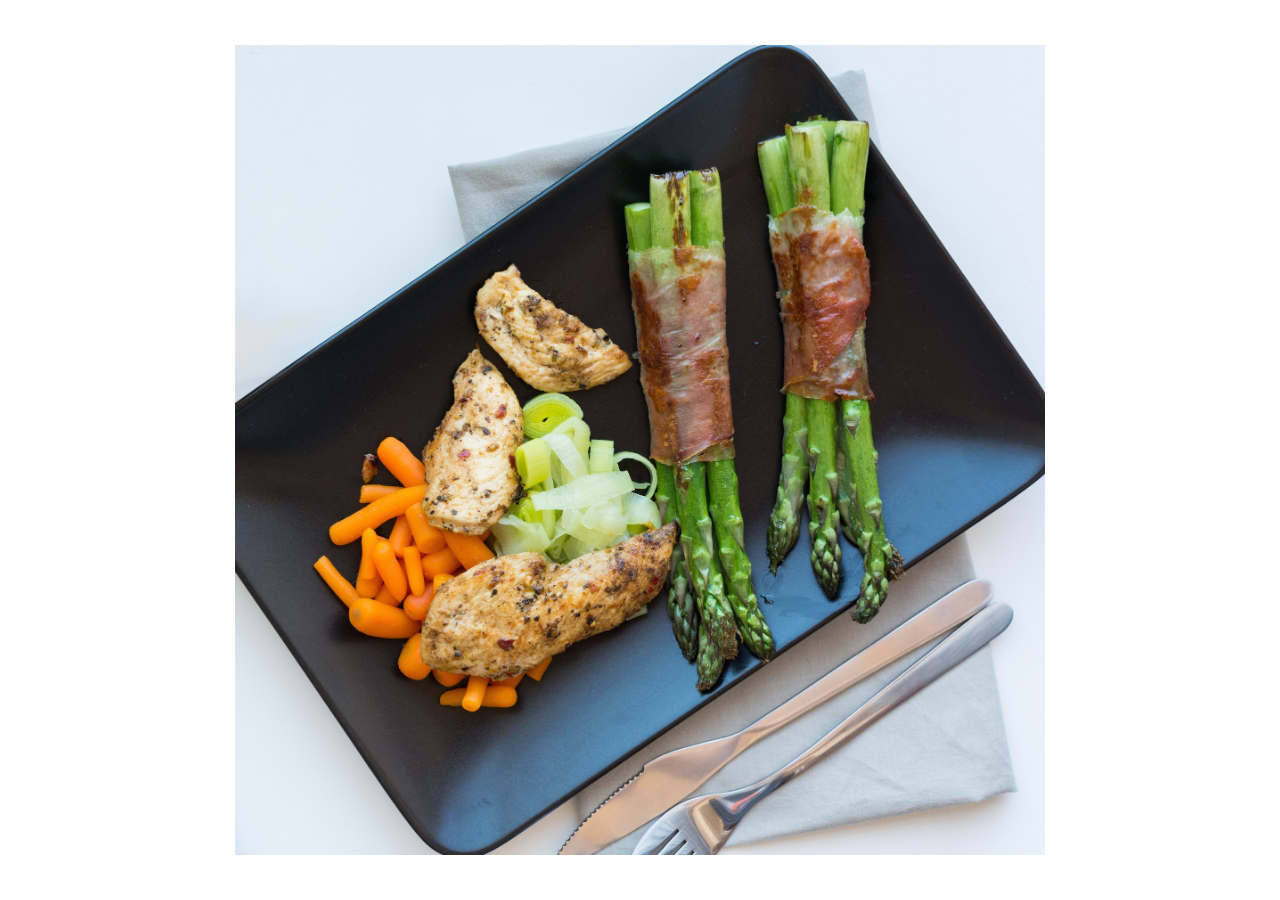
<file: grid_motion.html>
<!DOCTYPE html>
<html lang="en">
  <head>
    <link rel="stylesheet" href="grid_motion.css" />
    <title>motion grid</title>
  </head>
  <body>
    <div class="container" data-tilt>
      <img src="hero.jpg" alt="hero_img" />
    </div>
    <script src="https://code.jquery.com/jquery-3.6.3.min.js" integrity="sha256-pvPw+upLPUjgMXY0G+8O0xUf+/Im1MZjXxxgOcBQBXU=" crossorigin="anonymous"></script>
    <script src="tilt.js-master/dest/tilt.jquery.js"></script>
  </body>
</html>
</file>
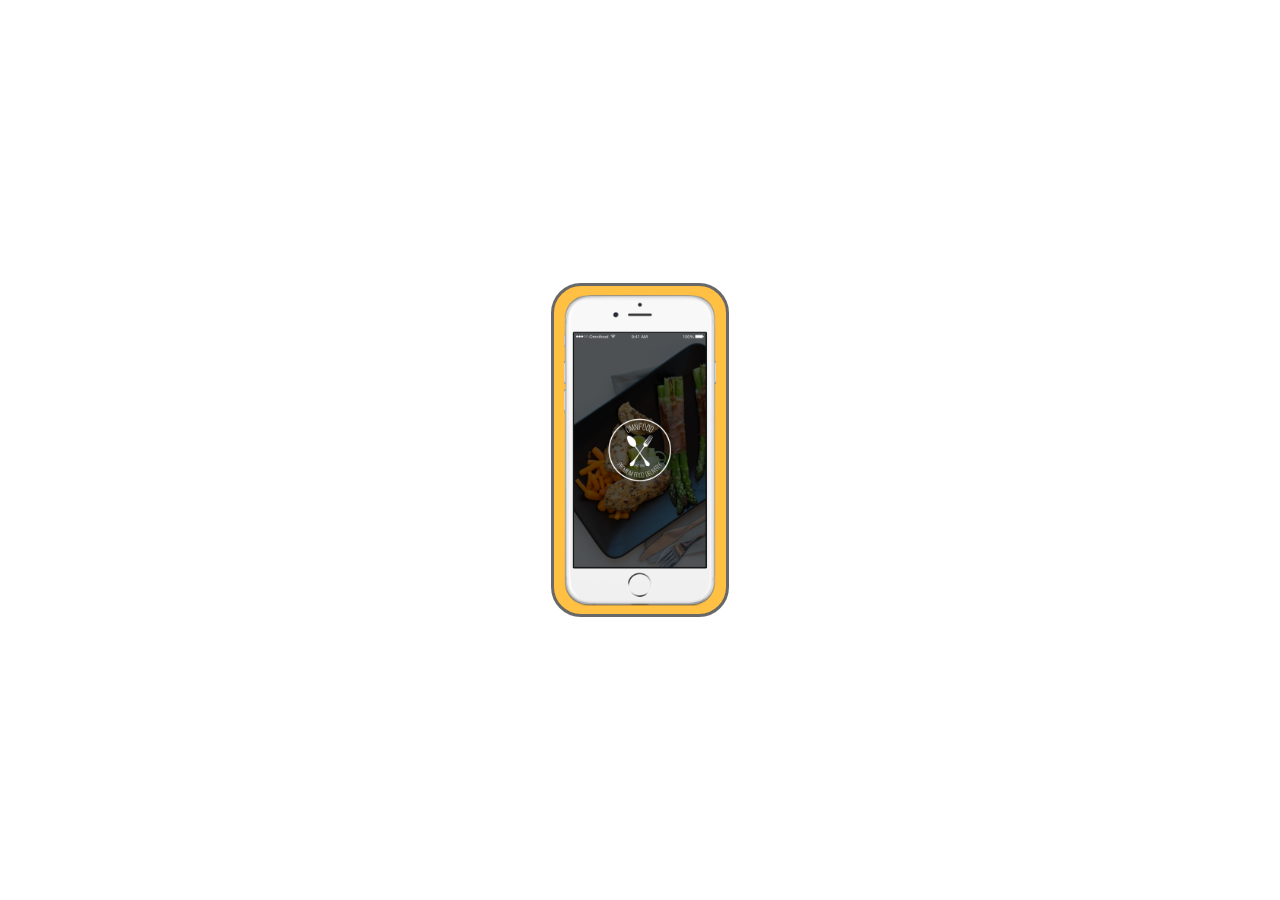
<file: image.html>
<!DOCTYPE html>
<html>
  <head>
    <link rel="stylesheet" href="image.css" />
    <title>hover image...</title>
  </head>
  <body>
    <div class="container">
      <img src="app-iPhone.png" alt="image" />
    </div>
  </body>
</html>
</file>
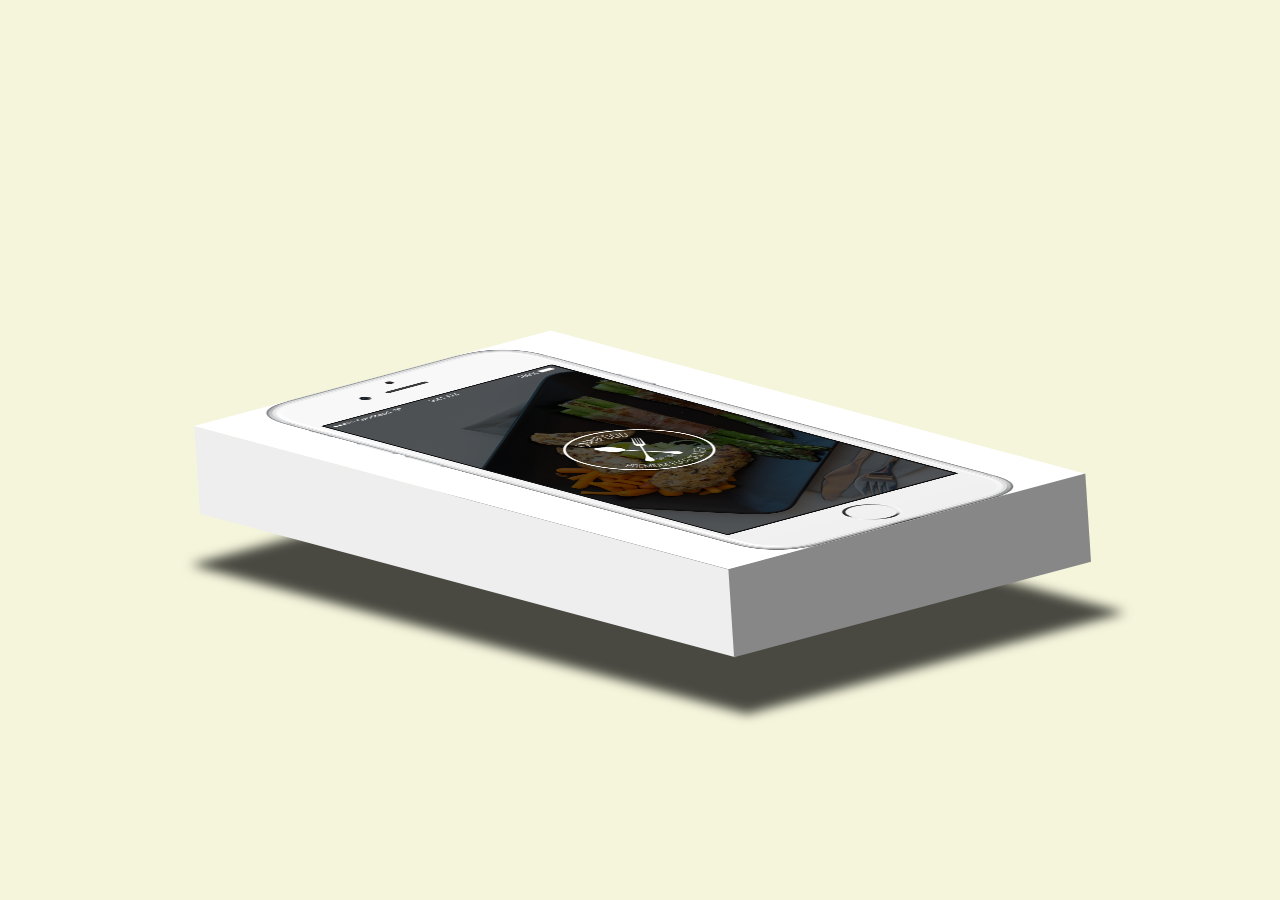
<file: iphone.html>
<!DOCTYPE html>
<html lang="en">
  <head>
    <meta charset="UTF-8" />
    <meta http-equiv="X-UA-Compatible" content="IE=edge" />
    <meta name="viewport" content="width=device-width, initial-scale=1.0" />
    <link rel="stylesheet" href="iphone.css" />
    <title>Document</title>
  </head>
  <body>
    <div class="iphonebox"></div>
  </body>
</html>
</file>
<file: grid_motion.css>
:root {
  font-size: 18px;
}
* {
  padding: 0;
  margin: 0;
  box-sizing: border-box;
}
body {
  height: 100vh;
  width: 100vw;
  color: cornflowerblue;
  display: grid;
  place-items: center;
}
.container {
  height: 90vh;
  width: 90vw;
  position: relative;
  display: grid;
  place-items: center;
  overflow: hidden;
}
.container img {
  position: absolute;
  height: 100%;
  width: auto;
}
</file>
<file: image.css>
:root{
    font-size: 20px;
}
*{
    padding: 0;
    margin: 0;
    box-sizing: border-box;
}
body{
    height: 100vh;
    width: 100vw;
    color: azure;
    display: grid;
    place-items: center;
}
.container {
    position: relative;
    border-radius: 30px;
    /* overflow: hidden; */
    display: grid;
    place-items: center;
    height: 16.66rem;
    width: 8.88rem;
    background-color: rgba(255, 183, 39, 0.871);
    border: 3px solid rgb(104, 104, 104);
    transition: height, width, border-radius, background-color, transform 1.5s;
    transition-duration: 1s;
    transition-timing-function: ease;
}
.container img{
    position: absolute;
    height: 15.55rem;
    width: auto;
    transition: transform, height;
    transition-duration: 1s;
    transition-timing-function: ease;
}
.container:hover{
    transform: translate(0,10%);
    border-radius: 100px;
    background-color: rgba(230, 127, 0, 0.857);
    height: 18.33rem;
    width: 15rem;
}
.container:hover img{
    height: 19.44rem;
    transform: translate(0,-25%);
}
@media only screen and (max-width: 330px){
    :root{
        font-size: 15px;
    }
}
</file>
<file: iphone.css>
:root{
    font-size: 16px;
}
*{
    padding: 0;
    margin: 0;
    box-sizing: border-box;
}
body{
    height: 100vh;
    width: 100vw;
    background-color: beige;
    display: grid;
    place-items: center;
}
.iphonebox{
    position: relative;
    width:20rem;
    height:30rem;
    background-color: rgb(255, 255, 255);
   transform: rotate(-45deg) skew(30deg, 30deg);
   background-image: url(app-iPhone.png);
   background-size: contain;
   background-repeat: no-repeat;
   background-position: center;
   box-shadow: -14rem 15rem .6rem .6rem rgba(0, 0, 0, 0.701);
   transition: transform 2s , box-shadow 2s;
}
.iphonebox::before,
.iphonebox::after{content:"";}
.iphonebox::before{
    position: absolute;
    left: -9rem;
    top: 4.68rem;
    height: 100%;
    width: 9rem;
    background-color: rgb(238, 238, 238);
    transform: skewY(-46deg);
}
.iphonebox::after{
    position: absolute;
    bottom: -9.31rem;
    left: -4.5rem;
    height: 9.35rem;
    width: 100%;
    background-color: rgb(135, 135, 135);
    transform: skewX(-44deg);
}
.iphonebox:hover{
    transform: rotate(-45deg) skew(30deg, 30deg) translate(2rem, -4rem);
    box-shadow: -16rem 17rem 1.25rem .625rem rgba(0, 0, 0, 0.398);
}
@media only screen and (max-width: 375px){
    :root{
        font-size: 6px;
    }
    .iphonebox:focus{
        transform: rotate(-45deg) skew(30deg, 30deg) translate(2rem, -4rem);
        box-shadow: -16rem 17rem 1.25rem .625rem rgba(0, 0, 0, 0.398);
    }
}
</file>
